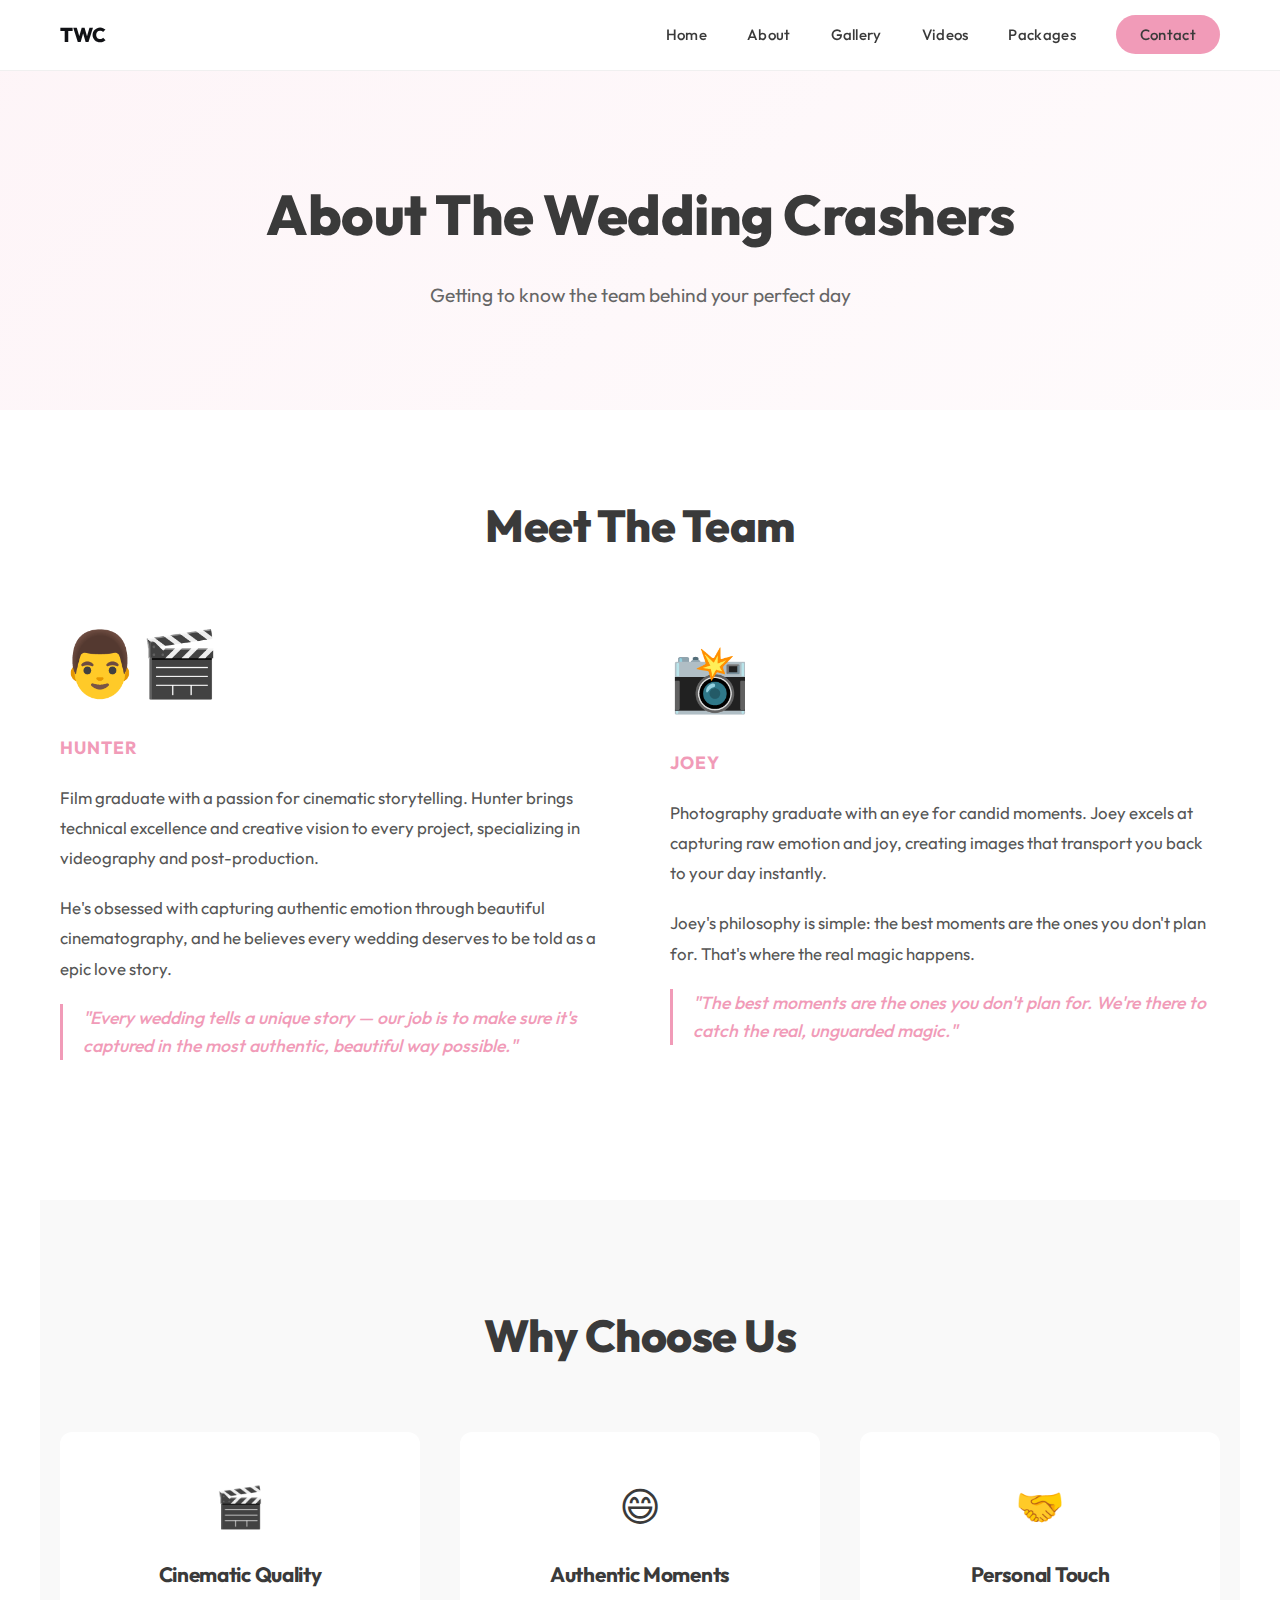
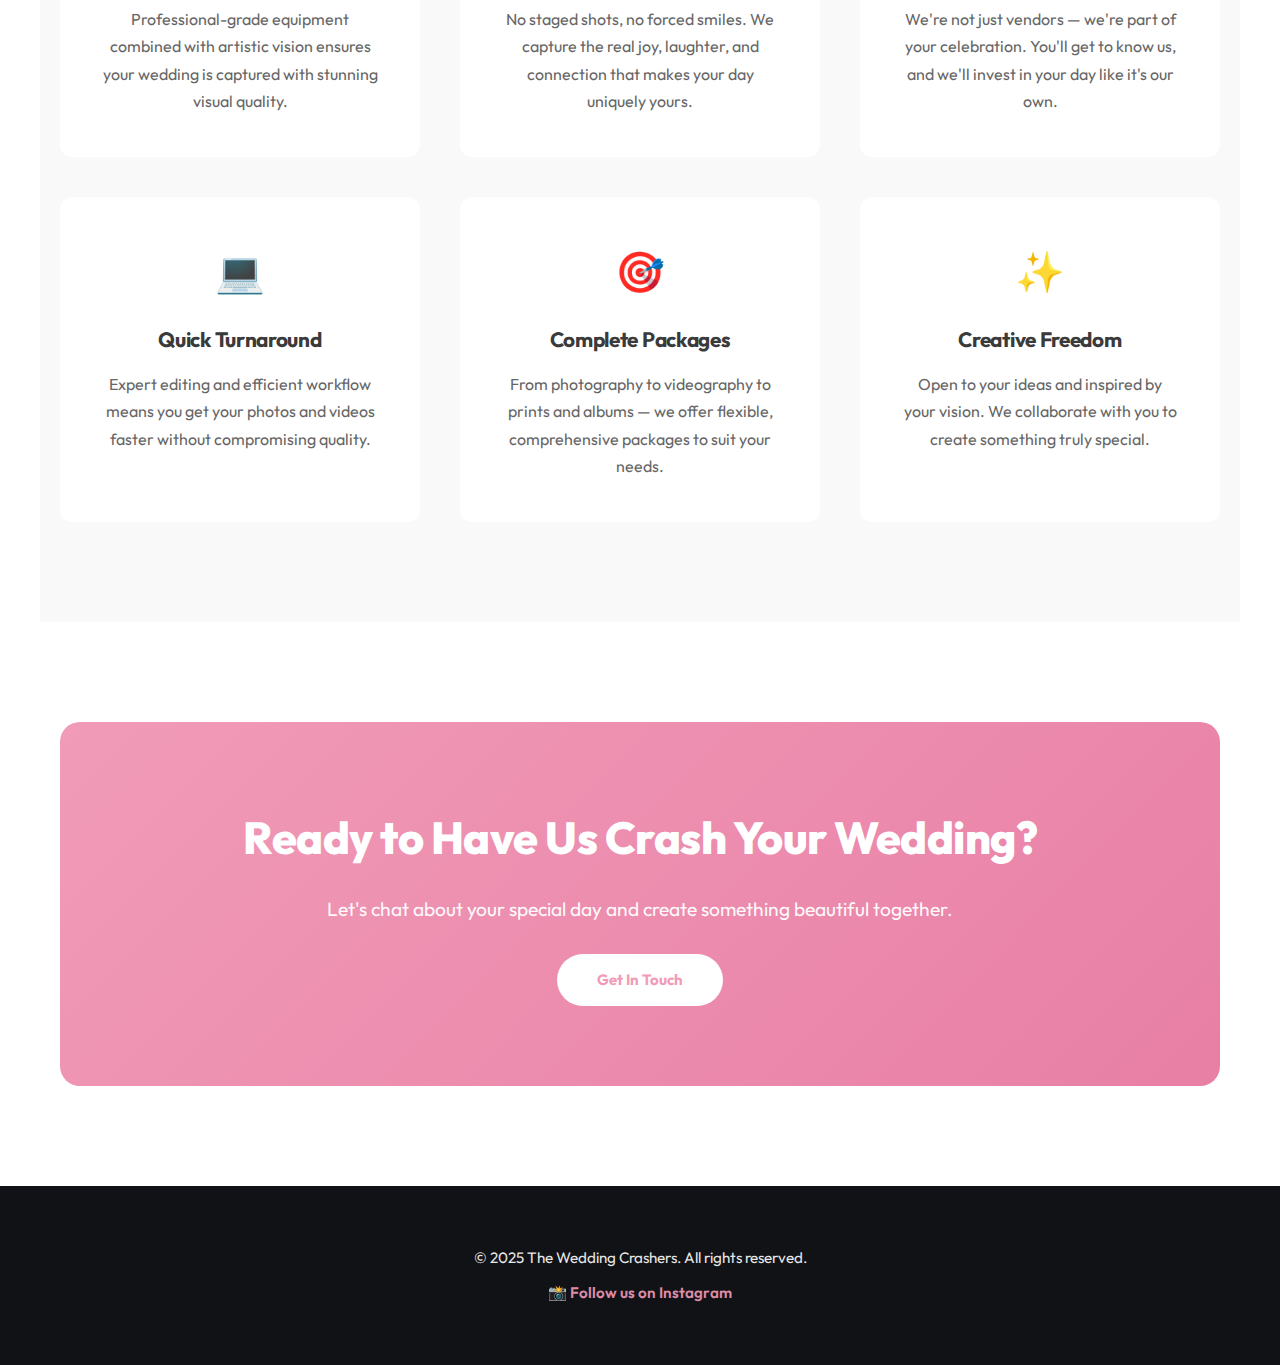
<file: about.html.html>
<!DOCTYPE html>
<html lang="en">
<head>
  <meta charset="utf-8"/>
  <meta name="viewport" content="width=device-width, initial-scale=1"/>
  <title>About — The Wedding Crashers</title>
  
  <style>
    @import url('https://fonts.googleapis.com/css2?family=Outfit:wght@400;500;600;700;800&display=swap');
    
    * { box-sizing: border-box; margin: 0; padding: 0; }
    
    :root {
      --pink: #f19bb8;
      --light-pink: #f4c9d8;
      --dark: #111216;
      --text: #3a3a3a;
      --light: #f9f9f9;
    }
    
    body {
      font-family: 'Outfit', -apple-system, system-ui, sans-serif;
      background: #fff;
      color: var(--text);
      line-height: 1.6;
      font-weight: 400;
    }
    
    /* ===== NAVIGATION (SAME AS HOME) ===== */
    nav {
      position: fixed;
      top: 0;
      left: 0;
      right: 0;
      background: #fff;
      z-index: 1000;
      border-bottom: 1px solid #f0f0f0;
      backdrop-filter: blur(10px);
      background: rgba(255, 255, 255, 0.98);
    }
    
    .nav-container {
      max-width: 1200px;
      margin: 0 auto;
      padding: 0 20px;
      height: 70px;
      display: flex;
      align-items: center;
      justify-content: space-between;
    }
    
    .logo {
      font-size: 20px;
      font-weight: 800;
      letter-spacing: -0.5px;
      color: var(--dark);
      text-transform: uppercase;
    }
    
    .menu {
      display: flex;
      gap: 40px;
      align-items: center;
      list-style: none;
    }
    
    .menu a {
      text-decoration: none;
      color: var(--text);
      font-weight: 500;
      font-size: 15px;
      letter-spacing: 0.3px;
      transition: color 0.3s ease;
      position: relative;
    }
    
    .menu a:hover {
      color: var(--pink);
    }
    
    .menu a::after {
      content: '';
      position: absolute;
      bottom: -4px;
      left: 0;
      width: 0;
      height: 2px;
      background: var(--pink);
      transition: width 0.3s ease;
    }
    
    .menu a:hover::after {
      width: 100%;
    }
    
    .cta-btn {
      background: var(--pink);
      color: #fff;
      padding: 10px 24px;
      border-radius: 50px;
      font-weight: 600;
      font-size: 13px;
      letter-spacing: 0.5px;
      transition: all 0.3s ease;
      border: none;
      cursor: pointer;
    }
    
    .cta-btn:hover {
      background: #e87fa5;
      transform: translateY(-2px);
    }
    
    @media (max-width: 768px) {
      .menu { gap: 20px; font-size: 13px; }
      .cta-btn { padding: 8px 16px; font-size: 12px; }
    }
    
    /* ===== MAIN CONTENT ===== */
    main {
      padding-top: 70px;
    }
    
    .hero-header {
      background: linear-gradient(135deg, rgba(241, 155, 184, 0.1) 0%, rgba(244, 201, 216, 0.08) 100%);
      padding: 100px 20px;
      text-align: center;
    }
    
    .hero-header h1 {
      font-size: 3.5rem;
      font-weight: 800;
      margin-bottom: 20px;
      letter-spacing: -0.5px;
    }
    
    .hero-header p {
      font-size: 1.2rem;
      color: #666;
      font-weight: 400;
    }
    
    section {
      padding: 80px 20px;
      max-width: 1200px;
      margin: 0 auto;
    }
    
    h2 {
      font-size: 2.8rem;
      font-weight: 800;
      margin-bottom: 50px;
      text-align: center;
      letter-spacing: -0.5px;
    }
    
    h3 {
      font-size: 1.5rem;
      font-weight: 700;
      margin-bottom: 15px;
      letter-spacing: -0.3px;
    }
    
    .team-grid {
      display: grid;
      grid-template-columns: 1fr 1fr;
      gap: 60px;
      margin-bottom: 60px;
      align-items: center;
    }
    
    .team-member h3 {
      color: var(--pink);
      text-transform: uppercase;
      font-size: 1.1rem;
      letter-spacing: 1px;
      margin-bottom: 20px;
    }
    
    .team-member p {
      font-size: 1.05rem;
      line-height: 1.8;
      color: #555;
      margin-bottom: 20px;
    }
    
    .team-icon {
      font-size: 4rem;
      margin-bottom: 20px;
    }
    
    .quote {
      font-style: italic;
      color: var(--pink);
      font-weight: 500;
      font-size: 1.1rem;
      margin-top: 20px;
      padding-left: 20px;
      border-left: 3px solid var(--pink);
    }
    
    @media (max-width: 768px) {
      .team-grid { grid-template-columns: 1fr; gap: 40px; }
      .hero-header h1 { font-size: 2.5rem; }
    }
    
    /* ===== VALUES GRID ===== */
    .values-section {
      background: var(--light);
      padding: 100px 20px;
    }
    
    .values-grid {
      display: grid;
      grid-template-columns: repeat(auto-fit, minmax(280px, 1fr));
      gap: 40px;
      max-width: 1200px;
      margin: 0 auto;
    }
    
    .value-card {
      background: #fff;
      padding: 40px;
      border-radius: 12px;
      text-align: center;
      transition: all 0.3s ease;
      border: 2px solid transparent;
    }
    
    .value-card:hover {
      border-color: var(--pink);
      box-shadow: 0 20px 40px rgba(241, 155, 184, 0.1);
    }
    
    .value-icon {
      font-size: 2.5rem;
      margin-bottom: 20px;
    }
    
    .value-card h3 {
      font-size: 1.3rem;
      margin-bottom: 15px;
    }
    
    .value-card p {
      color: #666;
      font-size: 1rem;
      line-height: 1.7;
    }
    
    /* ===== CTA ===== */
    .cta {
      background: linear-gradient(135deg, var(--pink) 0%, #e87fa5 100%);
      color: #fff;
      text-align: center;
      padding: 80px 20px;
      border-radius: 20px;
      margin: 100px 20px 0;
    }
    
    .cta h2 {
      color: #fff;
      margin-bottom: 20px;
    }
    
    .cta p {
      font-size: 1.2rem;
      margin-bottom: 30px;
      opacity: 0.95;
    }
    
    .cta-btn-white {
      display: inline-block;
      background: #fff;
      color: var(--pink);
      padding: 14px 40px;
      border-radius: 50px;
      font-weight: 700;
      font-size: 15px;
      text-decoration: none;
      transition: all 0.3s ease;
    }
    
    .cta-btn-white:hover {
      transform: translateY(-3px);
      box-shadow: 0 10px 30px rgba(0, 0, 0, 0.2);
    }
    
    /* ===== FOOTER ===== */
    footer {
      background: var(--dark);
      color: #fff;
      text-align: center;
      padding: 50px 20px;
      margin-top: 100px;
    }
    
    footer p {
      margin: 10px 0;
      font-size: 0.95rem;
      opacity: 0.9;
    }
    
    footer a {
      color: var(--pink);
      text-decoration: none;
      font-weight: 600;
    }
  </style>
</head>
<body>
  <!-- NAVIGATION -->
  <nav>
    <div class="nav-container">
      <div class="logo">TWC</div>
      <ul class="menu">
        <li><a href="index.html">Home</a></li>
        <li><a href="about.html">About</a></li>
        <li><a href="gallery.html">Gallery</a></li>
        <li><a href="video.html">Videos</a></li>
        <li><a href="packages.html">Packages</a></li>
        <li><a href="contact.html" class="cta-btn">Contact</a></li>
      </ul>
    </div>
  </nav>

  <main>
    <!-- HERO HEADER -->
    <div class="hero-header">
      <h1>About The Wedding Crashers</h1>
      <p>Getting to know the team behind your perfect day</p>
    </div>

    <!-- TEAM SECTION -->
    <section>
      <h2>Meet The Team</h2>
      <div class="team-grid">
        <div class="team-member">
          <div class="team-icon">👨‍🎬</div>
          <h3>Hunter</h3>
          <p>Film graduate with a passion for cinematic storytelling. Hunter brings technical excellence and creative vision to every project, specializing in videography and post-production.</p>
          <p>He's obsessed with capturing authentic emotion through beautiful cinematography, and he believes every wedding deserves to be told as a epic love story.</p>
          <div class="quote">"Every wedding tells a unique story — our job is to make sure it's captured in the most authentic, beautiful way possible."</div>
        </div>
        <div class="team-member">
          <div class="team-icon">📸</div>
          <h3>Joey</h3>
          <p>Photography graduate with an eye for candid moments. Joey excels at capturing raw emotion and joy, creating images that transport you back to your day instantly.</p>
          <p>Joey's philosophy is simple: the best moments are the ones you don't plan for. That's where the real magic happens.</p>
          <div class="quote">"The best moments are the ones you don't plan for. We're there to catch the real, unguarded magic."</div>
        </div>
      </div>
    </section>

    <!-- VALUES SECTION -->
    <section class="values-section">
      <h2 style="margin-bottom: 60px;">Why Choose Us</h2>
      <div class="values-grid">
        <div class="value-card">
          <div class="value-icon">🎬</div>
          <h3>Cinematic Quality</h3>
          <p>Professional-grade equipment combined with artistic vision ensures your wedding is captured with stunning visual quality.</p>
        </div>
        <div class="value-card">
          <div class="value-icon">😄</div>
          <h3>Authentic Moments</h3>
          <p>No staged shots, no forced smiles. We capture the real joy, laughter, and connection that makes your day uniquely yours.</p>
        </div>
        <div class="value-card">
          <div class="value-icon">🤝</div>
          <h3>Personal Touch</h3>
          <p>We're not just vendors — we're part of your celebration. You'll get to know us, and we'll invest in your day like it's our own.</p>
        </div>
        <div class="value-card">
          <div class="value-icon">💻</div>
          <h3>Quick Turnaround</h3>
          <p>Expert editing and efficient workflow means you get your photos and videos faster without compromising quality.</p>
        </div>
        <div class="value-card">
          <div class="value-icon">🎯</div>
          <h3>Complete Packages</h3>
          <p>From photography to videography to prints and albums — we offer flexible, comprehensive packages to suit your needs.</p>
        </div>
        <div class="value-card">
          <div class="value-icon">✨</div>
          <h3>Creative Freedom</h3>
          <p>Open to your ideas and inspired by your vision. We collaborate with you to create something truly special.</p>
        </div>
      </div>
    </section>

    <!-- CTA -->
    <section style="padding: 0;">
      <div class="cta">
        <h2>Ready to Have Us Crash Your Wedding?</h2>
        <p>Let's chat about your special day and create something beautiful together.</p>
        <a href="contact.html" class="cta-btn-white">Get In Touch</a>
      </div>
    </section>
  </main>

  <!-- FOOTER -->
  <footer>
    <p>&copy; 2025 The Wedding Crashers. All rights reserved.</p>
    <p><a href="https://instagram.com/thewedding.crashers" target="_blank">📸 Follow us on Instagram</a></p>
  </footer>

  <script>
    (function(){
      const version = new Date().toISOString().slice(0,13).replace(/\D/g,'');
      document.querySelectorAll('a[href$=".html"]').forEach(a=>{
        try{
          const url = new URL(a.href, location.origin);
          if(url.origin === location.origin){
            url.searchParams.set('v', version);
            a.href = url.toString();
          }
        }catch(e){}
      });
    })();
  </script>
</body>
</html>
</file>
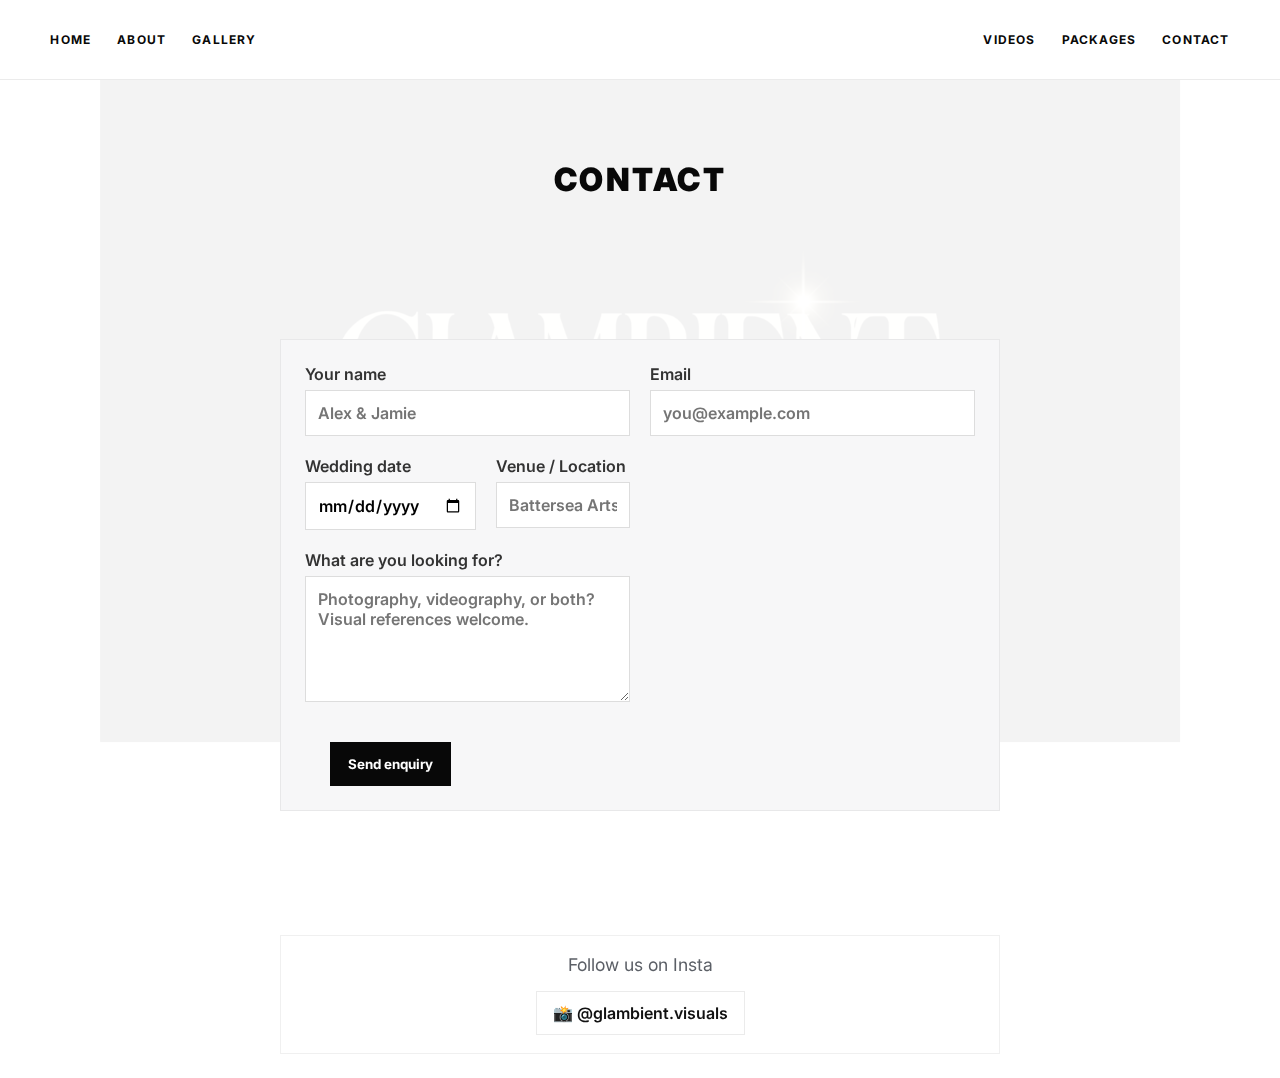
<file: contact.html>
<!DOCTYPE html>

<html lang="en">
<head><link as="image" href="images/Glamorous retro logo design.png" rel="preload"/>
<meta charset="utf-8"/><meta content="width=device-width, initial-scale=1" name="viewport"/>
<title>Contact — Glambient</title>
<link href="https://fonts.googleapis.com" rel="preconnect"/>
<link crossorigin="" href="https://fonts.gstatic.com" rel="preconnect"/>
<link rel="stylesheet" href="nav.css">
<style>
:root{ --bg:#ffffff; --panel:#f7f7f8; --muted:#5b5f66; --text:#080808; --accent:#fff064; --accent-strong:#ffe838; --max:1180px; }
@font-face{
  font-family:'Hillstown Sans';
  src: url('fonts/Hillstown Sans Clean Demo.otf') format('opentype');
  font-weight:400;
  font-style:normal;
  font-display:swap;
}
*{box-sizing:border-box}
body{ margin:0; background: var(--bg); color:var(--text); font-family:"Inter", "Helvetica Neue", Helvetica, Arial, sans-serif; }
.container{ max-width:var(--max); margin:0 auto; padding:0 20px; }
.bg-logo{ position:fixed; inset:0; background:url('images/Glamorous retro logo design.png') center 12%/120vmin no-repeat; opacity:.05; pointer-events:none; z-index:0; will-change:transform; }
main{ position:relative; z-index:1; }
.section{ padding:80px 0; }
h1,h2,h3{ font-family:"Inter", "Helvetica Neue", Helvetica, Arial, sans-serif; text-align:center; text-transform:uppercase; letter-spacing:.08em; margin:0 0 10px; font-weight:900; }
.lead{ text-align:center; color:var(--muted); }
.btn{ display:inline-flex; align-items:center; justify-content:center; height:44px; padding:0 16px; border:1px solid rgba(0,0,0,.10); background:rgba(0,0,0,.04); color:var(--text); font-weight:600; text-decoration:none; font-family:"Inter", "Helvetica Neue", Helvetica, Arial, sans-serif; }
.btn.primary{ background:var(--text); color:#fff; border:0; }
.btn.primary:hover{ background:#333; }
</style>
  <meta http-equiv="Cache-Control" content="no-store, must-revalidate">
</head>
<body>
<nav>
  <div class="nav-container">
    <ul class="menu-left">
      <li><a href="index.html">Home</a></li>
      <li><a href="about.html">About</a></li>
      <li><a href="gallery.html">Gallery</a></li>
    </ul>

    <ul class="menu-right">
      <li><a href="video.html">Videos</a></li>
      <li><a href="packages.html">Packages</a></li>
      <li><a href="contact.html">Contact</a></li>
    </ul>
  </div>
</nav>
<div aria-hidden="true" class="bg-logo"></div>
<main>
<section class="section contact-hero" style="padding:80px 0 30px;text-align:center;">
<div class="container" style="max-width:980px;margin:0 auto;padding:0 20px;">
<h1 style="margin:0 0 10px;text-transform:uppercase;letter-spacing:.08em;">Contact</h1>
</div></section>
<section class="section" id="contact">
<div class="container" style="max-width:980px;margin:0 auto;padding:0 20px;">
<form action="https://formspree.io/f/meornelq" id="contactForm" method="POST" style="max-width:720px;margin:20px auto;background:#f7f7f8;border:1px solid rgba(0,0,0,.06);padding:24px;display:flex;flex-direction:column;gap:20px;">
<div class="two" style="display:grid;grid-template-columns:1fr 1fr;gap:20px;">
<label class="field" style="display:flex;flex-direction:column;gap:6px;font-weight:600;color:#333;"><span>Your name</span><input name="name" placeholder="Alex &amp; Jamie" required="" style="width:100%;padding:12px;border:1px solid #ddd;border-radius:0;font:inherit;"/></label>
<label class="field" style="display:flex;flex-direction:column;gap:6px;font-weight:600;color:#333;"><span>Email</span><input name="email" placeholder="you@example.com" required="" style="width:100%;padding:12px;border:1px solid #ddd;border-radius:0;font:inherit;" type="email"/></label>
<div class="two" style="display:grid;grid-template-columns:1fr 1fr;gap:20px;">
<label class="field" style="display:flex;flex-direction:column;gap:6px;font-weight:600;color:#333;"><span>Wedding date</span><input name="date" style="width:100%;padding:12px;border:1px solid #ddd;border-radius:0;font:inherit;" type="date"/></label>
<label class="field" style="display:flex;flex-direction:column;gap:6px;font-weight:600;color:#333;"><span>Venue / Location</span><input name="venue" placeholder="Battersea Arts Centre, London" style="width:100%;padding:12px;border:1px solid #ddd;border-radius:0;font:inherit;"/></label>
<div style="grid-column:1 / -1;"><label class="field" style="display:flex;flex-direction:column;gap:6px;font-weight:600;color:#333;"><span>What are you looking for?</span><textarea name="message" placeholder="Photography, videography, or both? Visual references welcome." rows="5" style="width:100%;padding:12px;border:1px solid #ddd;border-radius:0;font:inherit;min-height:120px;"></textarea></label></div>
<input name="_subject" type="hidden" value="TWC Website Enquiry">
<div style="display:flex;justify-content:center;margin-top:20px;"><button class="btn primary" style="height:44px;padding:0 18px;border:0;background:#080808;color:#fff;font-weight:700;font-family:'Inter','Helvetica Neue',Helvetica,Arial,sans-serif;" type="submit">Send enquiry</button></div></input></div></div></form></div></section>

<div class="social-card" style="max-width:720px;margin:24px auto;background:#fff;border:1px solid rgba(0,0,0,.06);padding:18px 16px;">
<p class="lead" style="text-align:center;font-size:1.1rem;margin-bottom:16px;">Follow us on Insta</p>
<div class="social-actions" style="display:flex;justify-content:center;">
<a class="btn ig" href="https://instagram.com/glambient.visuals" rel="noopener" style="display:inline-flex;align-items:center;justify-content:center;height:44px;padding:0 16px;border:1px solid rgba(0,0,0,.08);background:#fff;color:#111;font-weight:600;text-decoration:none;" target="_blank">📸 @glambient.visuals</a>

</div></div></main>
<script>
(function(){
  var bg = document.querySelector('.bg-logo');
  if(!bg) return;
  var ticking=false;
  function onScroll(){
    if(ticking) return;
    ticking = true;
    requestAnimationFrame(function(){
      var y = window.scrollY * 0.05;
      bg.style.transform = 'translateY(' + y + 'px)';
      ticking=false;
    });
  }
  window.addEventListener('scroll', onScroll, {passive:true});
  onScroll();
})();
</script>
</body>
</html>
</file>
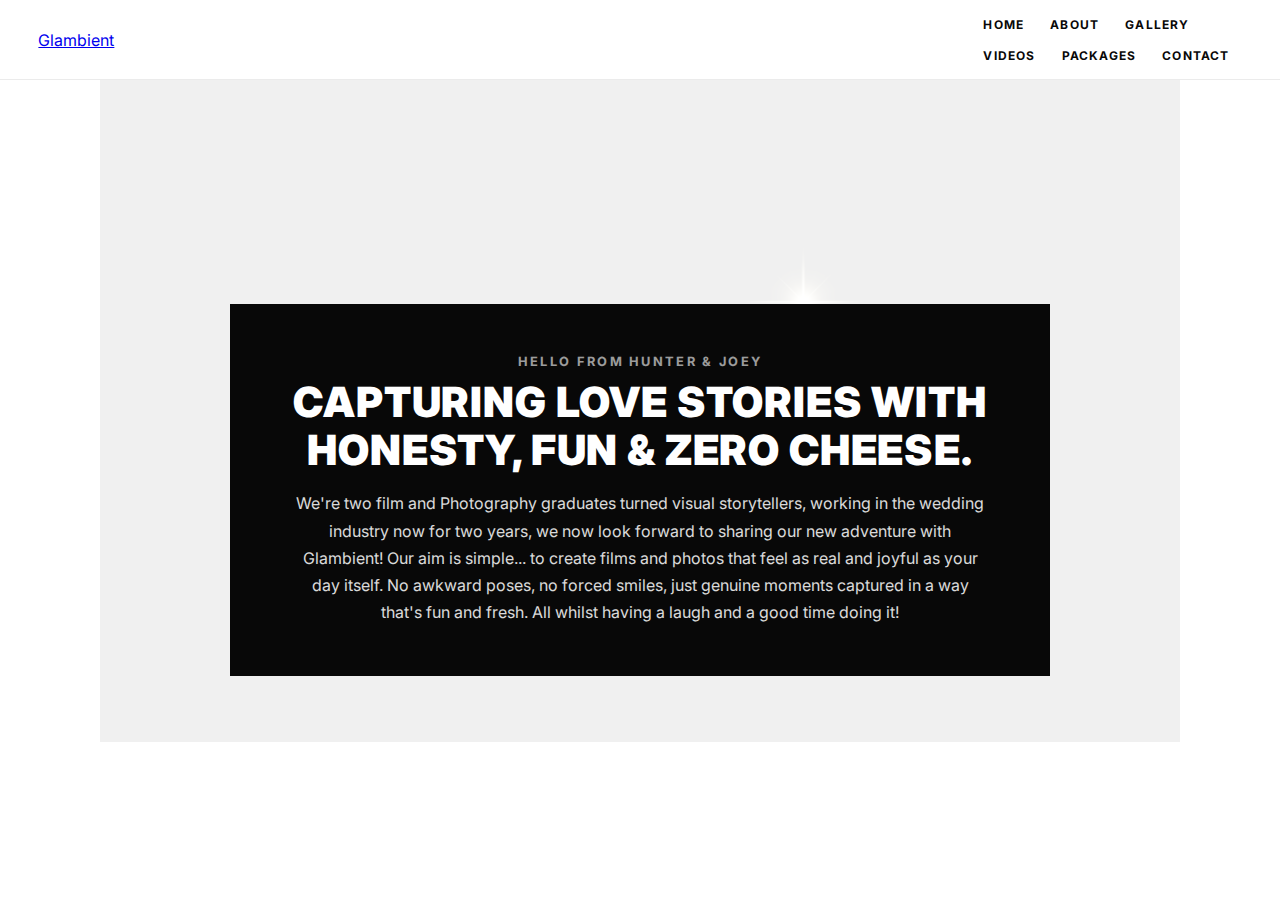
<file: home.html>
<!DOCTYPE html>
<html lang="en">
<head>
  <link as="image" href="images/Glamorous retro logo design.png" rel="preload"/>
  <meta charset="utf-8"/>
  <meta name="viewport" content="width=device-width, initial-scale=1"/>
  <title>Home — Glambient</title>
  <link rel="stylesheet" href="nav.css">
  <style>
    :root { --max:1180px; --accent: #fff064; }

    @font-face {
      font-family:'Hillstown Sans';
      src:url('fonts/Hillstown Sans Clean Demo.otf') format('opentype');
      font-weight:400; font-style:normal; font-display:swap;
    }

    body {
      margin:0;
      font-family:"Inter", "Helvetica Neue", Helvetica, Arial, sans-serif;
      background:#fff;
    }

    /* Background logo */
    .bg-logo {
      position:fixed; inset:0;
      background:url('images/Glamorous retro logo design.png') center 12%/120vmin no-repeat;
      opacity:.06; pointer-events:none; z-index:0;
    }

    main { position:relative; z-index:1; text-align:center; min-height:calc(100svh - var(--nav-height)); display:grid; place-items:center; padding:8vh 0; }

    /* --- Editorial speech box --- */
    .speech-box {
      background:#080808;
      color:#fff;
      padding:50px 60px;
      max-width:820px;
      width:min(90vw,820px);
      text-align:center;
    }
    .kicker {
      text-transform:uppercase;
      letter-spacing:.18em;
      font-size:.8rem;
      font-weight:700;
      opacity:.6;
      margin-bottom:10px;
    }
    .headline {
      font-size:clamp(1.8rem, 2.6vw + 1rem, 2.6rem);
      font-weight:900;
      line-height:1.15;
      text-transform:uppercase;
      letter-spacing:0.02em;
      margin:0 0 16px;
    }
    .body {
      font-size:1rem;
      line-height:1.7;
      margin:0;
      opacity:0.85;
    }

    .speech-box .cta-link {
      display: inline-block;
      margin-top: 24px;
      background: var(--accent);
      color: #080808;
      padding: 10px 24px;
      font-weight: 700;
      font-size: 12px;
      letter-spacing: 0.1em;
      text-transform: uppercase;
      text-decoration: none;
    }

    .speech-box .cta-link:hover {
      background: #ffe838;
    }

    @media(max-width:600px){
      .speech-box{ padding:32px 28px; }
    }
  </style>
  <meta http-equiv="Cache-Control" content="no-store, must-revalidate">
</head>

<body>
  <script src="assets/js/nav.js"></script>

  <!-- Keep your signature background logo -->
  <div class="bg-logo"></div>

  <main>
    <section class="speech-box" aria-label="Intro">
      <div class="kicker">Hello from Hunter &amp; Joey</div>
      <h1 class="headline">Capturing love stories with honesty, fun &amp; zero cheese.</h1>
      <p class="body">
        We're two film and Photography graduates turned visual storytellers, working in the wedding industry now for two years, we now look forward to sharing our new adventure with Glambient!
        Our aim is simple... to create films and photos that feel as real and joyful as your day itself. No awkward poses, no forced smiles, just genuine moments captured in a way that's fun and fresh.
        All whilst having a laugh and a good time doing it!
      </p>
    </section>
  </main>

<script>
(function(){
  const version = new Date().toISOString().slice(0,13).replace(/\D/g,'');
  document.querySelectorAll('a[href$=".html"]').forEach(a=>{
    try{
      const url = new URL(a.href, location.origin);
      if(url.origin === location.origin){
        url.searchParams.set('v', version);
        a.href = url.toString();
      }
    }catch(e){}
  });
})();
</script>
</body>
</html>
</file>
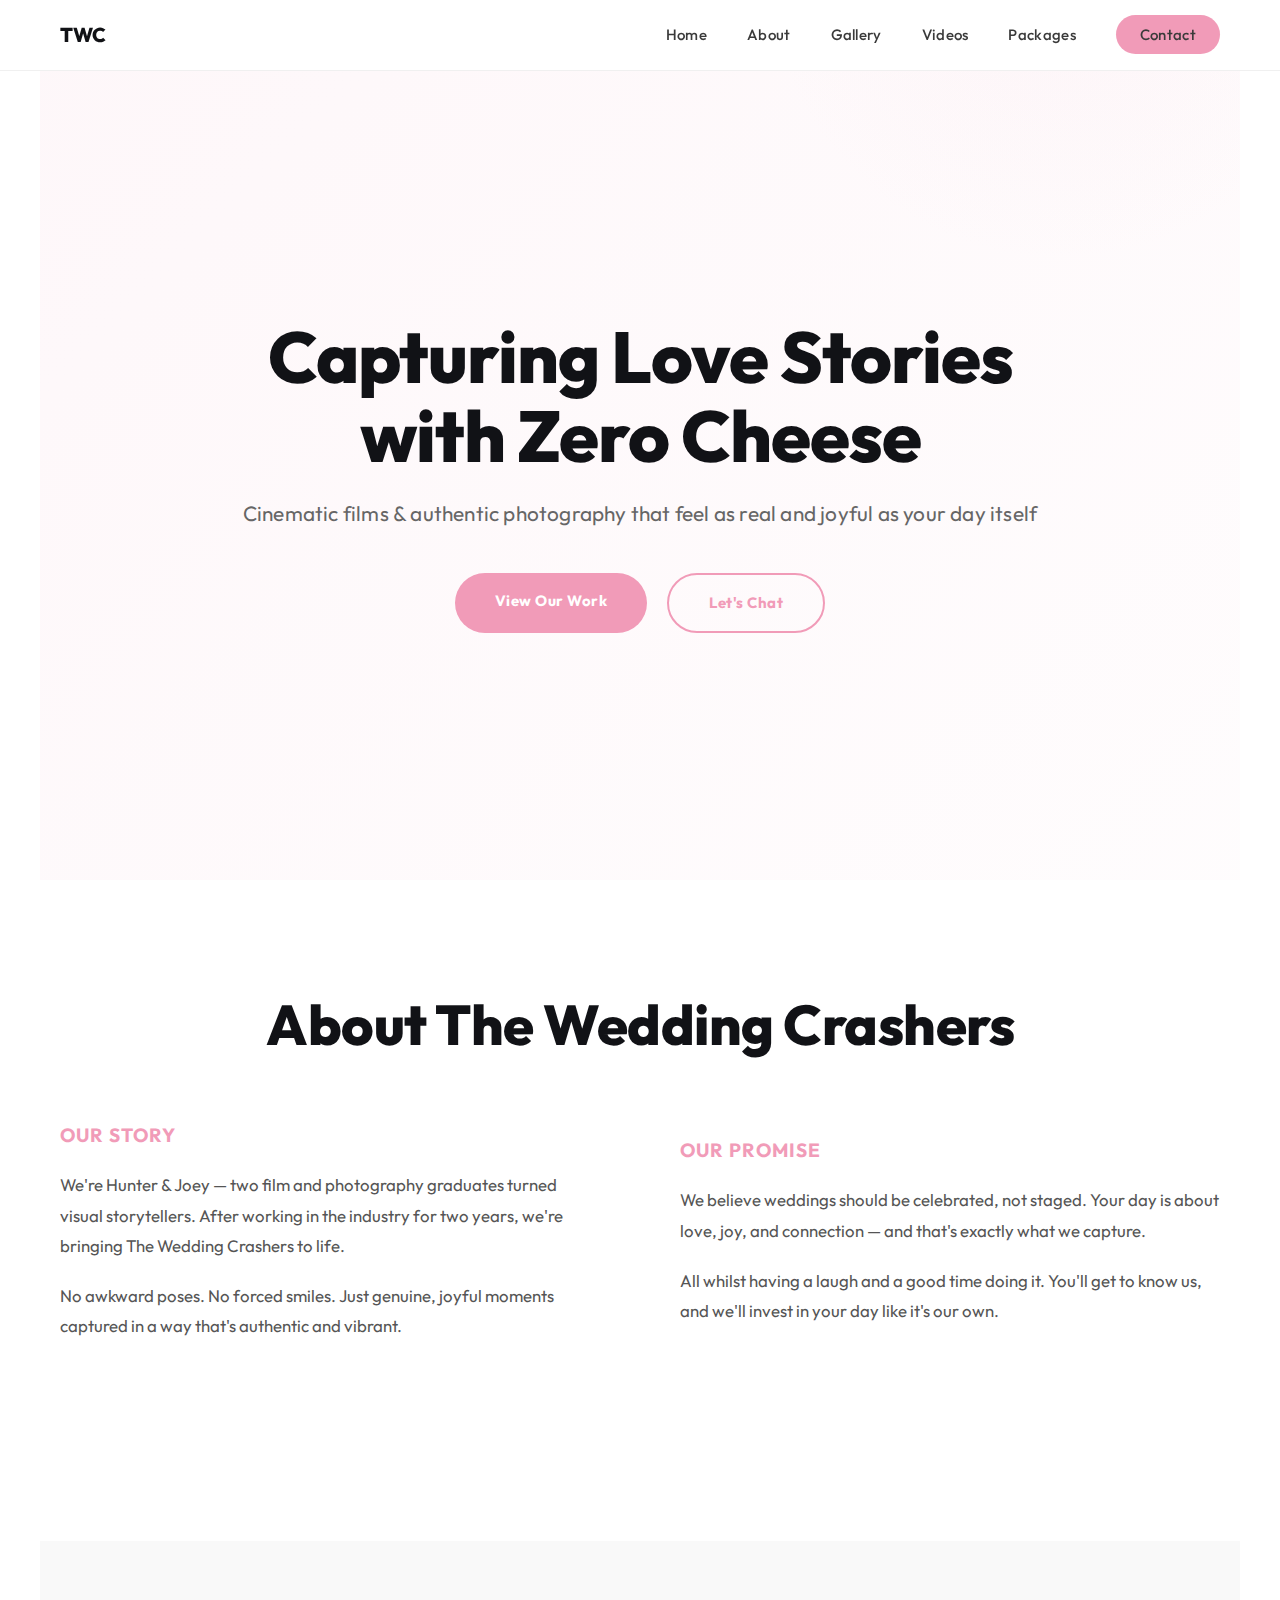
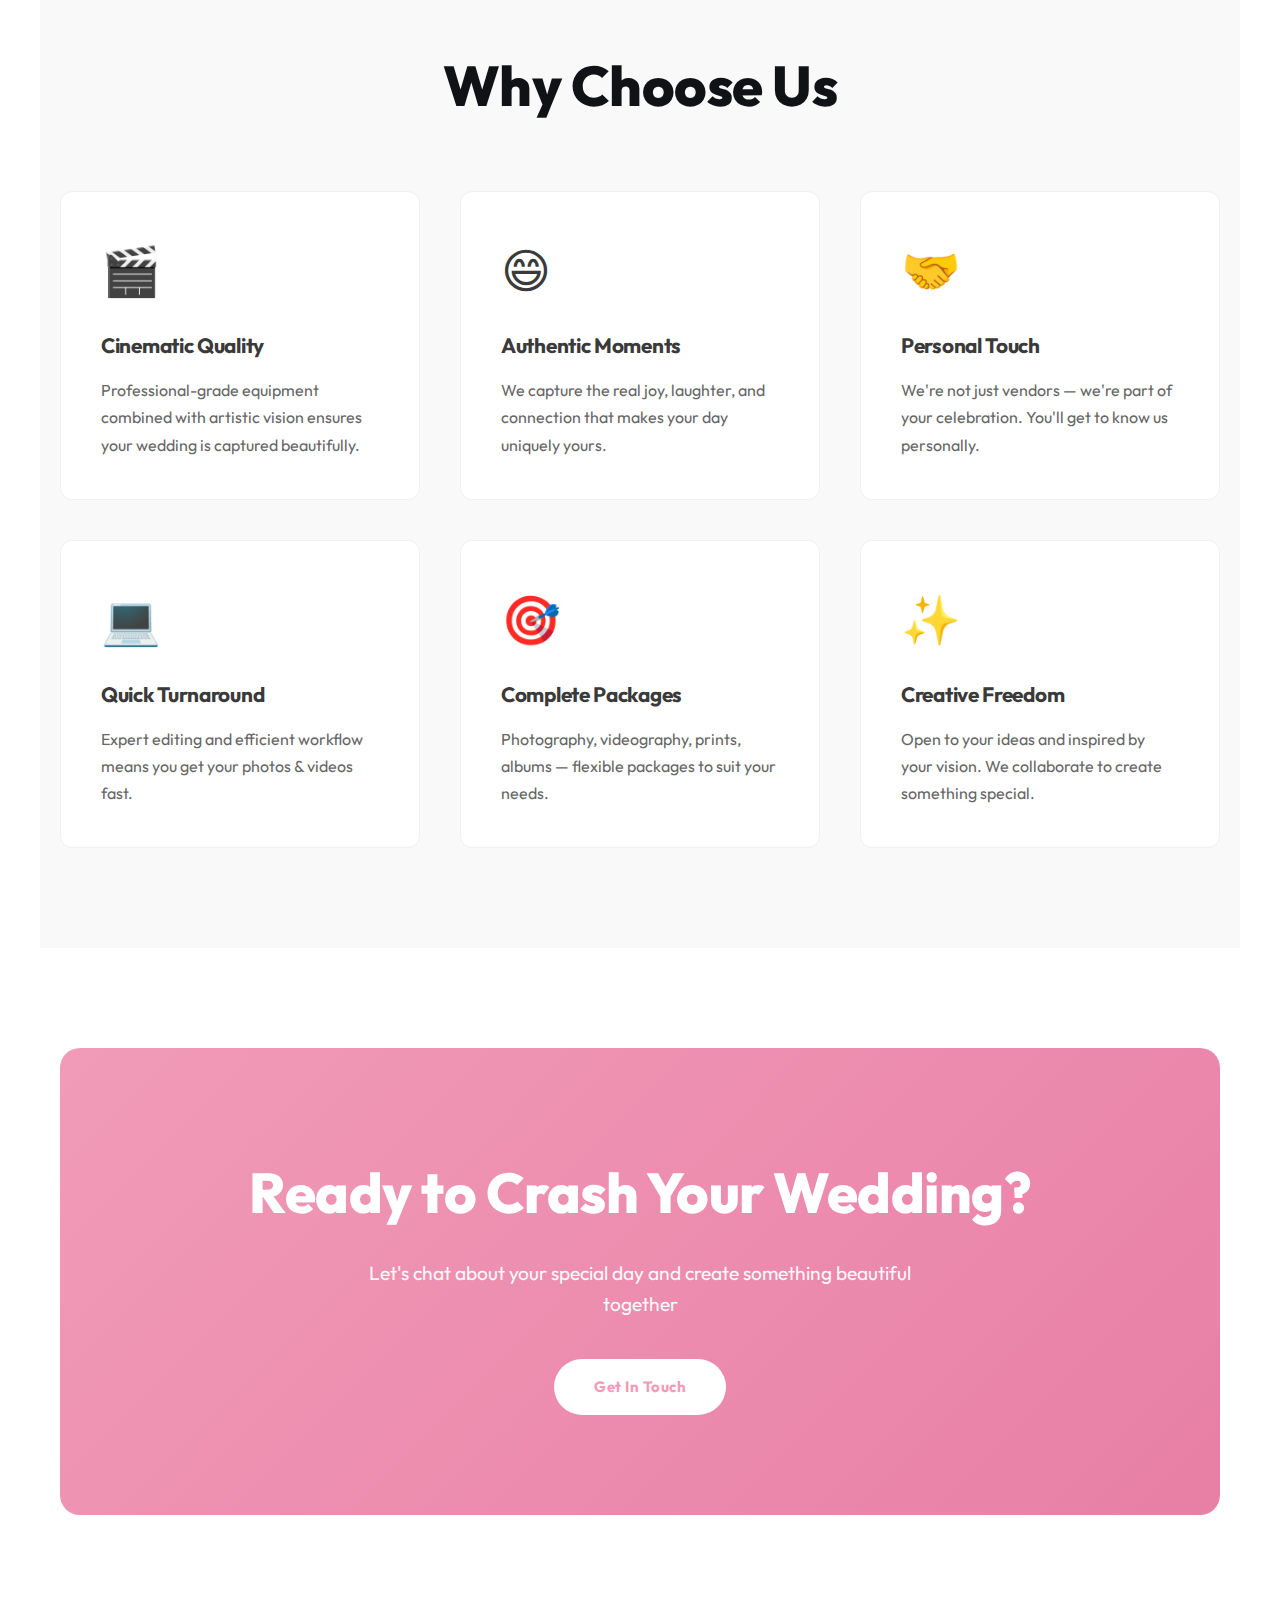
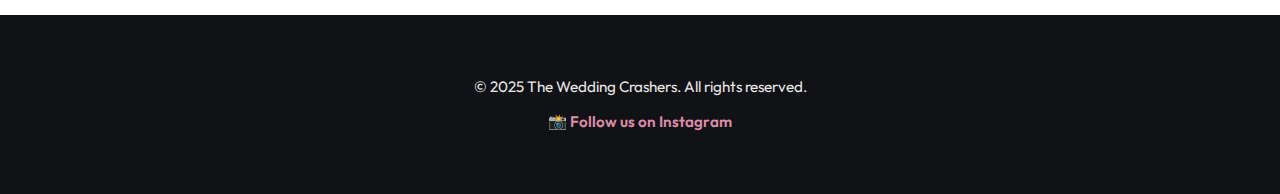
<file: index.html.html>
<!DOCTYPE html>
<html lang="en">
<head>
  <meta charset="utf-8"/>
  <meta name="viewport" content="width=device-width, initial-scale=1"/>
  <title>The Wedding Crashers — Wedding Films & Photography</title>
  
  <style>
    @import url('https://fonts.googleapis.com/css2?family=Outfit:wght@400;500;600;700;800&display=swap');
    
    * { box-sizing: border-box; margin: 0; padding: 0; }
    
    :root {
      --pink: #f19bb8;
      --light-pink: #f4c9d8;
      --dark: #111216;
      --text: #3a3a3a;
      --light: #f9f9f9;
    }
    
    html { scroll-behavior: smooth; }
    
    body {
      font-family: 'Outfit', -apple-system, system-ui, sans-serif;
      background: #fff;
      color: var(--text);
      line-height: 1.6;
      font-weight: 400;
    }
    
    /* ===== NAVIGATION ===== */
    nav {
      position: fixed;
      top: 0;
      left: 0;
      right: 0;
      background: #fff;
      z-index: 1000;
      border-bottom: 1px solid #f0f0f0;
      backdrop-filter: blur(10px);
      background: rgba(255, 255, 255, 0.98);
    }
    
    .nav-container {
      max-width: 1200px;
      margin: 0 auto;
      padding: 0 20px;
      height: 70px;
      display: flex;
      align-items: center;
      justify-content: space-between;
    }
    
    .logo {
      font-size: 20px;
      font-weight: 800;
      letter-spacing: -0.5px;
      color: var(--dark);
      text-transform: uppercase;
    }
    
    .menu {
      display: flex;
      gap: 40px;
      align-items: center;
      list-style: none;
    }
    
    .menu a {
      text-decoration: none;
      color: var(--text);
      font-weight: 500;
      font-size: 15px;
      letter-spacing: 0.3px;
      transition: color 0.3s ease;
      position: relative;
    }
    
    .menu a:hover {
      color: var(--pink);
    }
    
    .menu a::after {
      content: '';
      position: absolute;
      bottom: -4px;
      left: 0;
      width: 0;
      height: 2px;
      background: var(--pink);
      transition: width 0.3s ease;
    }
    
    .menu a:hover::after {
      width: 100%;
    }
    
    .cta-btn {
      background: var(--pink);
      color: #fff;
      padding: 10px 24px;
      border-radius: 50px;
      font-weight: 600;
      font-size: 13px;
      letter-spacing: 0.5px;
      transition: all 0.3s ease;
      border: none;
      cursor: pointer;
    }
    
    .cta-btn:hover {
      background: #e87fa5;
      transform: translateY(-2px);
      box-shadow: 0 8px 20px rgba(241, 155, 184, 0.3);
    }
    
    @media (max-width: 768px) {
      .menu { gap: 20px; font-size: 13px; }
      .cta-btn { padding: 8px 16px; font-size: 12px; }
    }
    
    /* ===== HERO ===== */
    main {
      padding-top: 70px;
    }
    
    .hero {
      min-height: 90vh;
      background: linear-gradient(135deg, rgba(241, 155, 184, 0.08) 0%, rgba(244, 201, 216, 0.05) 100%);
      display: flex;
      align-items: center;
      justify-content: center;
      padding: 40px 20px;
      position: relative;
      overflow: hidden;
    }
    
    .hero::before {
      content: '';
      position: absolute;
      top: -50%;
      right: -10%;
      width: 600px;
      height: 600px;
      background: radial-gradient(circle, rgba(244, 201, 216, 0.1) 0%, transparent 70%);
      border-radius: 50%;
      pointer-events: none;
    }
    
    .hero-content {
      max-width: 800px;
      text-align: center;
      position: relative;
      z-index: 1;
    }
    
    .hero h1 {
      font-size: clamp(3rem, 8vw, 4.5rem);
      font-weight: 800;
      line-height: 1.1;
      margin-bottom: 20px;
      letter-spacing: -1px;
      color: var(--dark);
    }
    
    .hero p {
      font-size: clamp(1.1rem, 3vw, 1.3rem);
      font-weight: 400;
      color: #666;
      margin-bottom: 40px;
      line-height: 1.8;
      letter-spacing: 0.2px;
    }
    
    .hero-buttons {
      display: flex;
      gap: 20px;
      justify-content: center;
      flex-wrap: wrap;
    }
    
    .btn-primary {
      background: var(--pink);
      color: #fff;
      padding: 16px 40px;
      border-radius: 50px;
      font-weight: 700;
      font-size: 15px;
      border: none;
      cursor: pointer;
      transition: all 0.3s ease;
      letter-spacing: 0.5px;
      text-decoration: none;
      display: inline-block;
    }
    
    .btn-primary:hover {
      background: #e87fa5;
      transform: translateY(-3px);
      box-shadow: 0 12px 30px rgba(241, 155, 184, 0.4);
    }
    
    .btn-secondary {
      background: transparent;
      color: var(--pink);
      padding: 16px 40px;
      border: 2px solid var(--pink);
      border-radius: 50px;
      font-weight: 700;
      font-size: 15px;
      cursor: pointer;
      transition: all 0.3s ease;
      letter-spacing: 0.5px;
      text-decoration: none;
      display: inline-block;
    }
    
    .btn-secondary:hover {
      background: var(--pink);
      color: #fff;
      transform: translateY(-3px);
    }
    
    /* ===== SECTIONS ===== */
    section {
      padding: 100px 20px;
      max-width: 1200px;
      margin: 0 auto;
    }
    
    h2 {
      font-size: clamp(2.2rem, 5vw, 3.5rem);
      font-weight: 800;
      margin-bottom: 50px;
      text-align: center;
      letter-spacing: -0.5px;
      color: var(--dark);
    }
    
    h3 {
      font-size: 1.6rem;
      font-weight: 700;
      margin-bottom: 15px;
      letter-spacing: -0.3px;
    }
    
    /* ===== ABOUT SECTION ===== */
    .about-grid {
      display: grid;
      grid-template-columns: 1fr 1fr;
      gap: 80px;
      align-items: center;
      margin-bottom: 80px;
    }
    
    .about-text h3 {
      color: var(--pink);
      text-transform: uppercase;
      font-size: 1.2rem;
      letter-spacing: 1px;
      margin-bottom: 20px;
    }
    
    .about-text p {
      font-size: 1.05rem;
      line-height: 1.8;
      color: #555;
      margin-bottom: 20px;
      font-weight: 400;
    }
    
    @media (max-width: 768px) {
      .about-grid { grid-template-columns: 1fr; gap: 40px; }
    }
    
    /* ===== FEATURES GRID ===== */
    .features {
      background: var(--light);
      padding: 100px 20px;
    }
    
    .features-grid {
      display: grid;
      grid-template-columns: repeat(auto-fit, minmax(300px, 1fr));
      gap: 40px;
      max-width: 1200px;
      margin: 0 auto;
    }
    
    .feature-card {
      background: #fff;
      padding: 40px;
      border-radius: 12px;
      transition: all 0.3s ease;
      border: 1px solid #f0f0f0;
    }
    
    .feature-card:hover {
      box-shadow: 0 20px 40px rgba(241, 155, 184, 0.15);
      transform: translateY(-8px);
    }
    
    .feature-icon {
      font-size: 3rem;
      margin-bottom: 20px;
    }
    
    .feature-card h3 {
      font-size: 1.3rem;
      margin-bottom: 15px;
    }
    
    .feature-card p {
      color: #666;
      font-size: 1rem;
      line-height: 1.7;
    }
    
    /* ===== CTA SECTION ===== */
    .cta {
      background: linear-gradient(135deg, var(--pink) 0%, #e87fa5 100%);
      color: #fff;
      text-align: center;
      padding: 100px 20px;
      border-radius: 20px;
      margin: 100px 20px 0;
    }
    
    .cta h2 {
      color: #fff;
      margin-bottom: 20px;
    }
    
    .cta p {
      font-size: 1.2rem;
      margin-bottom: 40px;
      opacity: 0.95;
      max-width: 600px;
      margin-left: auto;
      margin-right: auto;
    }
    
    /* ===== FOOTER ===== */
    footer {
      background: var(--dark);
      color: #fff;
      text-align: center;
      padding: 50px 20px;
      margin-top: 100px;
    }
    
    footer p {
      margin: 10px 0;
      font-size: 0.95rem;
      opacity: 0.9;
    }
    
    footer a {
      color: var(--pink);
      text-decoration: none;
      font-weight: 600;
    }
    
    footer a:hover {
      opacity: 0.8;
    }
  </style>
</head>
<body>
  <!-- NAVIGATION -->
  <nav>
    <div class="nav-container">
      <div class="logo">TWC</div>
      <ul class="menu">
        <li><a href="index.html">Home</a></li>
        <li><a href="about.html">About</a></li>
        <li><a href="gallery.html">Gallery</a></li>
        <li><a href="video.html">Videos</a></li>
        <li><a href="packages.html">Packages</a></li>
        <li><a href="contact.html" class="cta-btn">Contact</a></li>
      </ul>
    </div>
  </nav>

  <main>
    <!-- HERO -->
    <section class="hero">
      <div class="hero-content">
        <h1>Capturing Love Stories with Zero Cheese</h1>
        <p>Cinematic films & authentic photography that feel as real and joyful as your day itself</p>
        <div class="hero-buttons">
          <a href="gallery.html" class="btn-primary">View Our Work</a>
          <a href="contact.html" class="btn-secondary">Let's Chat</a>
        </div>
      </div>
    </section>

    <!-- ABOUT TEASER -->
    <section>
      <h2>About The Wedding Crashers</h2>
      <div class="about-grid">
        <div class="about-text">
          <h3>Our Story</h3>
          <p>We're Hunter & Joey — two film and photography graduates turned visual storytellers. After working in the industry for two years, we're bringing The Wedding Crashers to life.</p>
          <p>No awkward poses. No forced smiles. Just genuine, joyful moments captured in a way that's authentic and vibrant.</p>
        </div>
        <div class="about-text">
          <h3>Our Promise</h3>
          <p>We believe weddings should be celebrated, not staged. Your day is about love, joy, and connection — and that's exactly what we capture.</p>
          <p>All whilst having a laugh and a good time doing it. You'll get to know us, and we'll invest in your day like it's our own.</p>
        </div>
      </div>
    </section>

    <!-- FEATURES -->
    <section class="features">
      <div style="max-width: 1200px; margin: 0 auto;">
        <h2 style="margin-bottom: 60px;">Why Choose Us</h2>
        <div class="features-grid">
          <div class="feature-card">
            <div class="feature-icon">🎬</div>
            <h3>Cinematic Quality</h3>
            <p>Professional-grade equipment combined with artistic vision ensures your wedding is captured beautifully.</p>
          </div>
          <div class="feature-card">
            <div class="feature-icon">😄</div>
            <h3>Authentic Moments</h3>
            <p>We capture the real joy, laughter, and connection that makes your day uniquely yours.</p>
          </div>
          <div class="feature-card">
            <div class="feature-icon">🤝</div>
            <h3>Personal Touch</h3>
            <p>We're not just vendors — we're part of your celebration. You'll get to know us personally.</p>
          </div>
          <div class="feature-card">
            <div class="feature-icon">💻</div>
            <h3>Quick Turnaround</h3>
            <p>Expert editing and efficient workflow means you get your photos & videos fast.</p>
          </div>
          <div class="feature-card">
            <div class="feature-icon">🎯</div>
            <h3>Complete Packages</h3>
            <p>Photography, videography, prints, albums — flexible packages to suit your needs.</p>
          </div>
          <div class="feature-card">
            <div class="feature-icon">✨</div>
            <h3>Creative Freedom</h3>
            <p>Open to your ideas and inspired by your vision. We collaborate to create something special.</p>
          </div>
        </div>
      </div>
    </section>

    <!-- CTA -->
    <section style="padding: 0;">
      <div class="cta">
        <h2>Ready to Crash Your Wedding?</h2>
        <p>Let's chat about your special day and create something beautiful together</p>
        <a href="contact.html" class="btn-primary" style="background: #fff; color: var(--pink);">Get In Touch</a>
      </div>
    </section>
  </main>

  <!-- FOOTER -->
  <footer>
    <p>&copy; 2025 The Wedding Crashers. All rights reserved.</p>
    <p><a href="https://instagram.com/thewedding.crashers" target="_blank">📸 Follow us on Instagram</a></p>
  </footer>

  <script>
    // Version cache busting
    (function(){
      const version = new Date().toISOString().slice(0,13).replace(/\D/g,'');
      document.querySelectorAll('a[href$=".html"]').forEach(a=>{
        try{
          const url = new URL(a.href, location.origin);
          if(url.origin === location.origin){
            url.searchParams.set('v', version);
            a.href = url.toString();
          }
        }catch(e){}
      });
    })();
  </script>
</body>
</html>
</file>
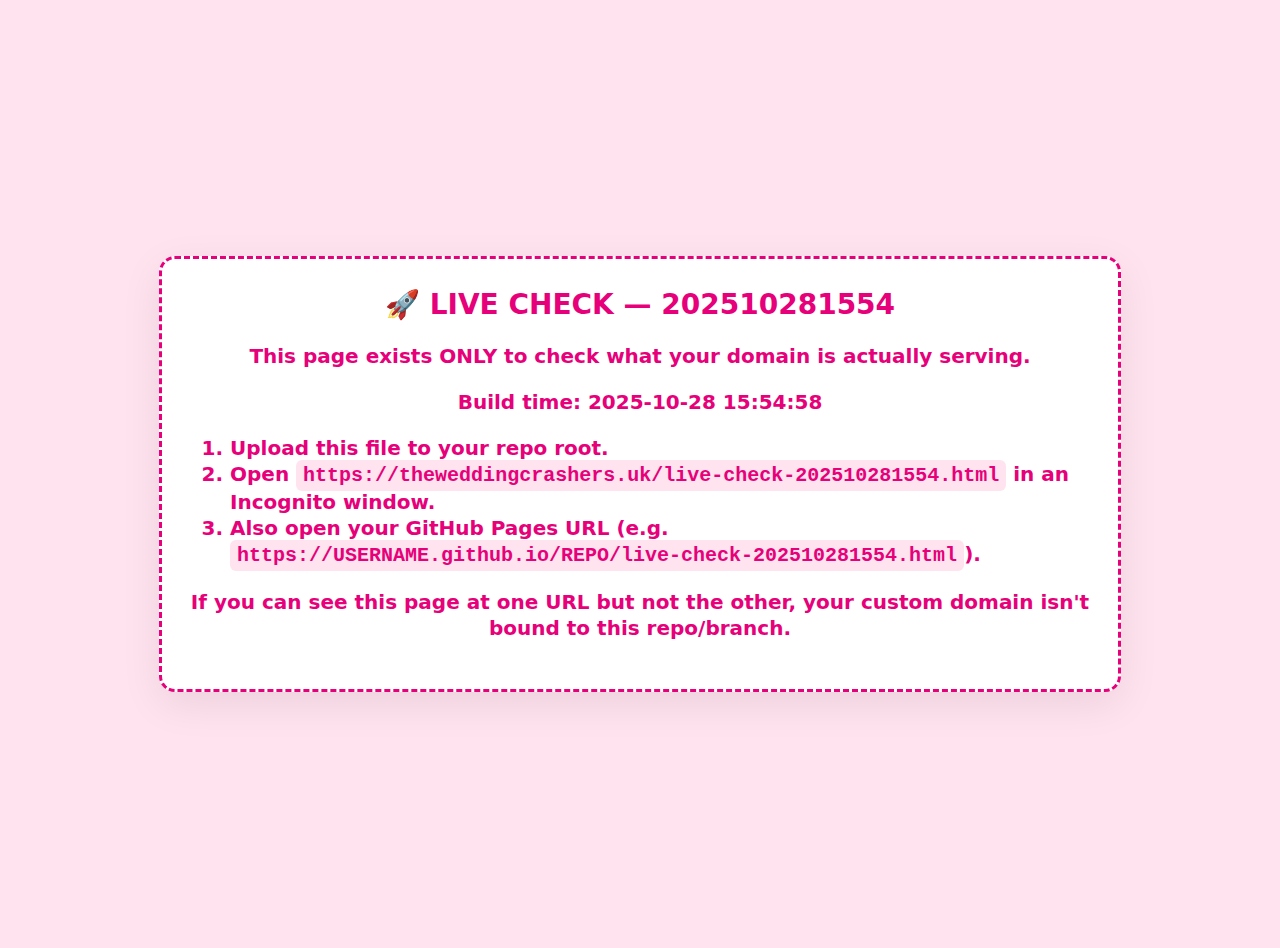
<file: live-check-202510281554.html>
<!DOCTYPE html>
<html lang="en">
<head>
  <meta charset="utf-8">
  <meta name="viewport" content="width=device-width, initial-scale=1">
  <title>LIVE CHECK 202510281554</title>
  <style>
    html,body{height:100%;margin:0}
    body{display:grid;place-items:center;background:#ffe3ef;font:700 20px/1.3 system-ui, -apple-system, Segoe UI, Roboto, Helvetica, Arial;color:#e6007a;text-align:center;padding:24px}
    .box{max-width:900px;background:#fff;border:3px dashed #e6007a;border-radius:16px;padding:28px;box-shadow:0 12px 40px rgba(0,0,0,.08)}
    code{background:#ffe3ef;padding:.2em .35em;border-radius:6px}
  </style>
</head>
<body>
  <div class="box">
    <div style="font-size:28px">🚀 LIVE CHECK — <strong>202510281554</strong></div>
    <p>This page exists ONLY to check what your domain is actually serving.</p>
    <p><strong>Build time:</strong> 2025-10-28 15:54:58</p>
    <ol style="text-align:left">
      <li>Upload this file to your repo root.</li>
      <li>Open <code>https://theweddingcrashers.uk/live-check-202510281554.html</code> in an Incognito window.</li>
      <li>Also open your GitHub Pages URL (e.g. <code>https://USERNAME.github.io/REPO/live-check-202510281554.html</code>).</li>
    </ol>
    <p>If you can see this page at one URL but not the other, your custom domain isn't bound to this repo/branch.</p>
  </div>
</body>
</html>
</file>
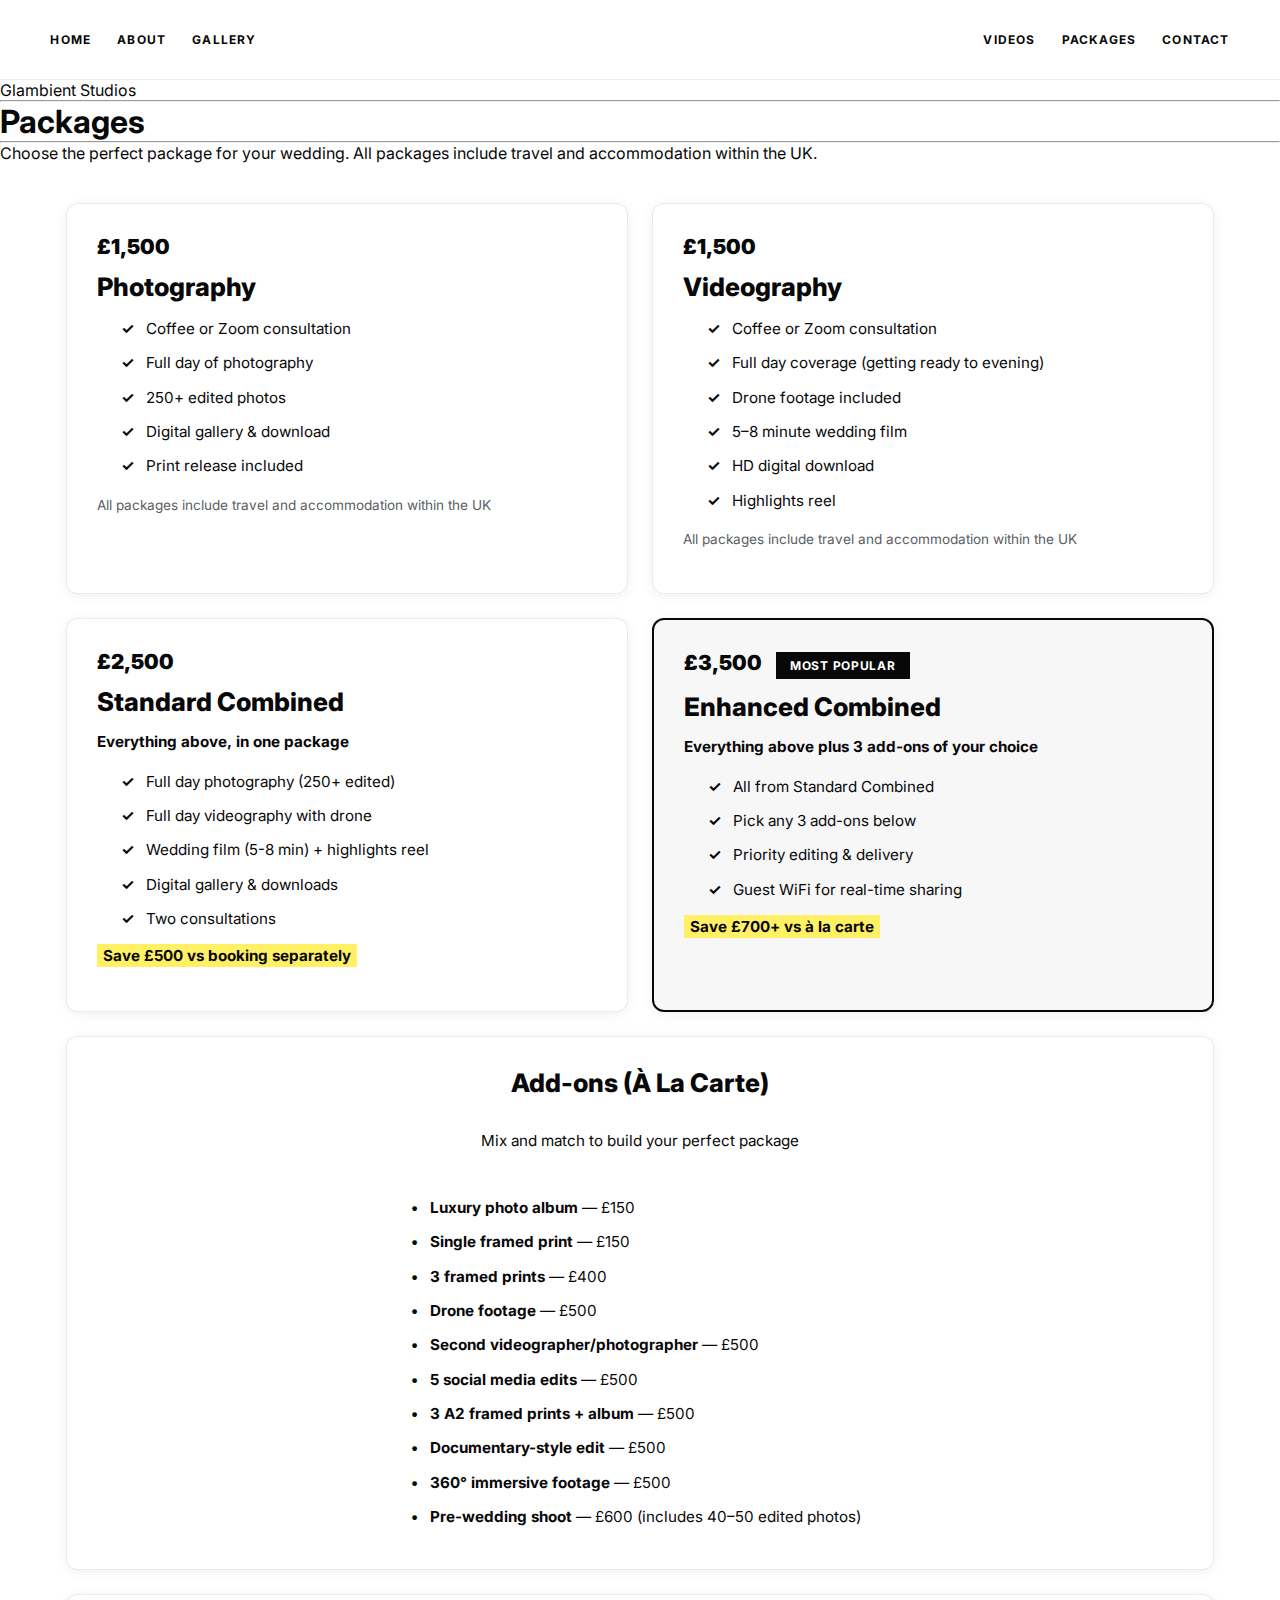
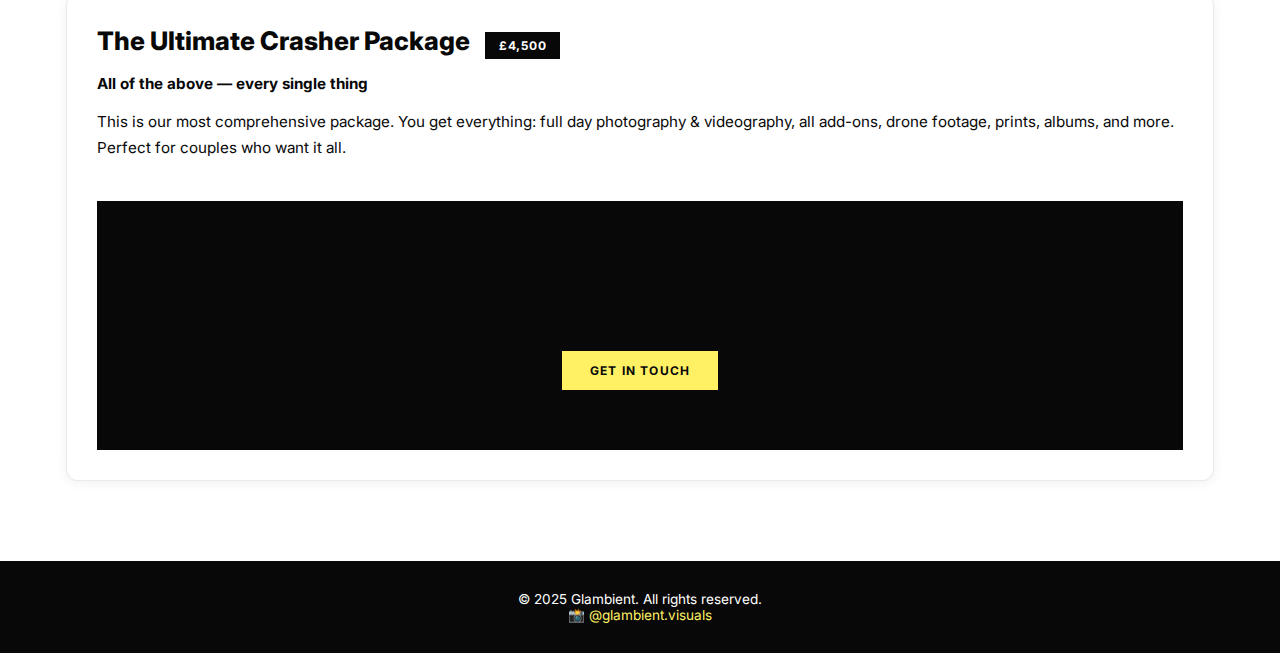
<file: packages.html>
<!DOCTYPE html>
<html lang="en">
<head><link as="image" href="images/Glamorous retro logo design.png" rel="preload"/>
<meta charset="utf-8"/>
<meta content="width=device-width, initial-scale=1" name="viewport"/>
<title>Packages — Glambient</title>
<link rel="stylesheet" href="nav.css">
<style>
:root{
  --bg:#ffffff; --text:#080808;
  --muted:#5b5f66;
  --accent:#fff064;
  --accent-strong:#ffe838;
  --border: rgba(0,0,0,0.08);
  --max:1180px;
}

body{margin:0;background:var(--bg);color:var(--text);font-family:"Inter", "Helvetica Neue", Helvetica, Arial, sans-serif;}
a{color:inherit;text-decoration:none}

/* Header */
header.page { display: none; }

/* Layout */
.container{max-width:var(--max);margin:0 auto;padding:40px 16px 80px}
.grid{
  display:grid;
  grid-template-columns: repeat(12, 1fr);
  gap:24px;
}

.card{
  grid-column: span 12;
  background:var(--bg);
  border:1px solid var(--border);
  border-radius:12px;
  box-shadow:0 2px 12px rgba(0,0,0,.06);
  padding:30px;
  transition: border-color 0.2s ease, box-shadow 0.2s ease;
}

.card:hover {
  box-shadow: 0 6px 24px rgba(0,0,0,.10);
  border-color: rgba(0,0,0,0.18);
}

.card.featured {
  background: #f7f7f8;
  border: 2px solid var(--text);
}

.card h2{margin:0 0 12px;font-size:1.6rem;color:var(--text);font-weight:800;}
.card h3{margin:0 0 12px;font-size:1.3rem;color:var(--text);}
.card p{margin:12px 0;color:var(--text);font-size:0.95rem;line-height:1.7;}
.card .note{color:var(--muted);font-size:0.85rem;margin-top:15px}

.price{
  font-size:2.2rem;
  font-weight:900;
  margin:0 0 15px;
  color:var(--text);
}

.badge{
  display:inline-block;background:var(--text);color:var(--bg);border-radius:0;
  padding:6px 14px;font-size:0.75rem;letter-spacing:.06em;text-transform:uppercase;font-weight:700;
  margin-left: 10px;
}

.card ul{margin:15px 0 0 24px;padding:0;list-style:none}
.card ul li{margin:10px 0;color:var(--text);font-size:0.95rem;line-height:1.6;padding-left:8px}
.card ul li::before { content: '✓ '; color: var(--text); font-weight: bold; margin-right: 8px; margin-left: -8px; }

@media (min-width:760px){
  .card.span6{grid-column: span 6;}
  .card.span4{grid-column: span 4;}
}

@media (max-width:640px) {
  .card.span6 { grid-column: span 12; }
  .card h2 { font-size: 1.3rem; }
  .price { font-size: 1.8rem; }
}

.hr{height:1px;background:var(--border);margin:20px 0}

/* Add-ons center styling */
.addons{
  text-align:center;
}
.addons h2 { margin-bottom: 30px; }
.addons ul{
  list-style-position:inside;
  margin: 20px auto 0;
  text-align:left;
  display:inline-block;
}

.addons ul li {
  border-left: 0;
  text-align: left;
  padding-left: 0;
}

.addons ul li::before { content: '• '; margin-right: 8px; }

/* CTA Section */
.cta-section {
  background: #080808;
  padding: 60px 30px;
  text-align: center;
  color: #fff;
  margin-top: 40px;
}

.cta-section h3 {
  font-size: 1.5rem;
  margin-bottom: 15px;
  text-transform: uppercase;
  letter-spacing: 0.08em;
}

.cta-section p {
  margin-bottom: 20px;
  opacity: 0.8;
}

.cta-button {
  display: inline-block;
  padding: 12px 28px;
  background: var(--accent);
  color: var(--text);
  text-transform: uppercase;
  letter-spacing: 0.1em;
  font-weight: 700;
  font-size: 12px;
  transition: background 0.2s ease;
}

.cta-button:hover {
  background: var(--accent-strong);
}

footer{background:#080808;color:#fff;text-align:center;padding:30px;font-size:0.85rem}
footer a { color: var(--accent); }
footer a:hover { text-decoration: underline; }
</style>
  <meta http-equiv="Cache-Control" content="no-store, must-revalidate">
</head>
<body>
<nav>
  <div class="nav-container">
    <ul class="menu-left">
      <li><a href="index.html">Home</a></li>
      <li><a href="about.html">About</a></li>
      <li><a href="gallery.html">Gallery</a></li>
    </ul>

    <ul class="menu-right">
      <li><a href="video.html">Videos</a></li>
      <li><a href="packages.html">Packages</a></li>
      <li><a href="contact.html">Contact</a></li>
    </ul>
  </div>
</nav>
<div class="page-banner">
  <div class="banner-inner">
    <span class="banner-eyebrow">Glambient Studios</span>
    <hr class="banner-rule">
    <h1>Packages</h1>
    <hr class="banner-rule">
    <p class="banner-sub">Choose the perfect package for your wedding. All packages include travel and accommodation within the UK.</p>
  </div>
</div>
<header class="page">
<h1>Packages</h1>
<p>Choose the perfect package for your wedding. All packages include travel and accommodation within the UK.</p>
</header>
<main class="container">
<section class="grid">
<!-- Photography Package -->
<article class="card span6">
<h3 class="price">£1,500</h3>
<h2>Photography</h2>
<ul>
<li>Coffee or Zoom consultation</li>
<li>Full day of photography</li>
<li>250+ edited photos</li>
<li>Digital gallery & download</li>
<li>Print release included</li>
</ul>
<p class="note">All packages include travel and accommodation within the UK</p>
</article>

<!-- Videography Package -->
<article class="card span6">
<h3 class="price">£1,500</h3>
<h2>Videography</h2>
<ul>
<li>Coffee or Zoom consultation</li>
<li>Full day coverage (getting ready to evening)</li>
<li>Drone footage included</li>
<li>5–8 minute wedding film</li>
<li>HD digital download</li>
<li>Highlights reel</li>
</ul>
<p class="note">All packages include travel and accommodation within the UK</p>
</article>

<!-- Combined Packages -->
<article class="card span6">
<h3 class="price">£2,500</h3>
<h2>Standard Combined</h2>
<p><strong>Everything above, in one package</strong></p>
<ul>
<li>Full day photography (250+ edited)</li>
<li>Full day videography with drone</li>
<li>Wedding film (5-8 min) + highlights reel</li>
<li>Digital gallery & downloads</li>
<li>Two consultations</li>
</ul>
<p><strong style="background:var(--accent);padding:2px 6px;">Save £500 vs booking separately</strong></p>
</article>

<article class="card span6 featured">
<h3 class="price">£3,500 <span class="badge">Most Popular</span></h3>
<h2>Enhanced Combined</h2>
<p><strong>Everything above plus 3 add-ons of your choice</strong></p>
<ul>
<li>All from Standard Combined</li>
<li>Pick any 3 add-ons below</li>
<li>Priority editing & delivery</li>
<li>Guest WiFi for real-time sharing</li>
</ul>
<p><strong style="background:var(--accent);padding:2px 6px;">Save £700+ vs à la carte</strong></p>
</article>

<!-- Add-ons -->
<article class="card span12 addons">
<h2>Add-ons (À La Carte)</h2>
<p>Mix and match to build your perfect package</p>
<ul>
<li><strong>Luxury photo album</strong> — £150</li>
<li><strong>Single framed print</strong> — £150</li>
<li><strong>3 framed prints</strong> — £400</li>
<li><strong>Drone footage</strong> — £500</li>
<li><strong>Second videographer/photographer</strong> — £500</li>
<li><strong>5 social media edits</strong> — £500</li>
<li><strong>3 A2 framed prints + album</strong> — £500</li>
<li><strong>Documentary-style edit</strong> — £500</li>
<li><strong>360° immersive footage</strong> — £500</li>
<li><strong>Pre-wedding shoot</strong> — £600 (includes 40–50 edited photos)</li>
</ul>
</article>

<!-- Ultimate Package -->
<article class="card span12">
<h2>The Ultimate Crasher Package <span class="badge">£4,500</span></h2>
<p><strong>All of the above — every single thing</strong></p>
<p>This is our most comprehensive package. You get everything: full day photography & videography, all add-ons, drone footage, prints, albums, and more. Perfect for couples who want it all.</p>

<div class="cta-section">
  <h3>Ready to book?</h3>
  <p>Let's chat about your vision and create something beautiful</p>
  <a href="contact.html" class="cta-button">Get In Touch</a>
</div>
</article>
</section>
</main>

<footer>
<p>&copy; 2025 Glambient. All rights reserved.</p>
<p><a href="https://instagram.com/glambient.visuals" target="_blank" rel="noopener noreferrer">📸 @glambient.visuals</a></p>
</footer>

<script>
(function(){
  const version = new Date().toISOString().slice(0,13).replace(/\D/g,'');
  document.querySelectorAll('a[href$=".html"]').forEach(a=>{
    try{
      const url = new URL(a.href, location.origin);
      if(url.origin === location.origin){
        url.searchParams.set('v', version);
        a.href = url.toString();
      }
    }catch(e){}
  });
})();
</script>
</body>
</html>
</file>
<file: nav.css>
@import url('https://fonts.googleapis.com/css2?family=Inter:wght@400;600;700;800;900&display=swap');

:root {
  --bg: #ffffff;
  --text: #080808;
  --accent: #fff064;
  --muted: #5b5f66;
  --nav-height: 80px;
}

* {
  margin: 0;
  padding: 0;
  box-sizing: border-box;
}

html {
  scroll-behavior: smooth;
}

html, body {
  width: 100%;
  overflow-x: hidden;
}

body {
  font-family: "Inter", "Helvetica Neue", Helvetica, Arial, sans-serif;
  color: var(--text);
  background: var(--bg);
}

main {
  padding-top: 0;
}

/* ===== NAVIGATION ===== */
nav {
  position: relative;
  background: var(--bg);
  border-bottom: 1px solid rgba(0, 0, 0, 0.08);
  height: var(--nav-height);
  display: flex;
  align-items: center;
  z-index: 10;
}

.nav-container {
  width: 100%;
  padding: 0 clamp(1rem, 3vw, 2.5rem);
  height: var(--nav-height);
  display: flex;
  align-items: center;
  justify-content: space-between;
}

/* Logo centred between the two link groups */
.logo-item {
  display: flex;
  align-items: center;
  list-style: none;
  padding: 0 clamp(0.5rem, 2vw, 1.5rem);
  flex-shrink: 0;
}

.logo-item::before {
  content: none;
}

.logo-item a,
.logo-item a::after {
  display: none;
}

.logo-item .logo {
  display: flex;
  align-items: center;
}

.logo-img {
  height: calc(var(--nav-height) - 16px); /* 16px total vertical padding keeps logo from touching nav edges */
  max-height: 64px;
  width: auto;
  display: block;
}

.menu-left,
.menu-right {
  display: flex;
  flex-direction: row;
  align-items: center;
  gap: 2px;
  list-style: none;
  flex: 1;
  min-width: 0;
}

.menu-right {
  justify-content: flex-end;
}

.menu-left li,
.menu-right li {
  list-style: none;
}

.menu-left li::before,
.menu-right li::before {
  content: none;
}

.menu-left a,
.menu-right a {
  text-decoration: none;
  color: var(--text);
  font-family: "Inter", "Helvetica Neue", Helvetica, Arial, sans-serif;
  font-weight: 700;
  font-size: 12px;
  letter-spacing: 0.1em;
  text-transform: uppercase;
  padding: 8px 12px;
  background: transparent;
  border-radius: 0;
  transition: background 0.2s ease, color 0.2s ease;
  display: flex;
  align-items: center;
  justify-content: center;
  white-space: nowrap;
}

.menu-left a:hover,
.menu-right a:hover {
  background: var(--accent);
  color: var(--text);
}

.menu-left a::after,
.menu-right a::after {
  content: none;
}

.cta-btn {
  background: var(--text);
  color: #fff;
  padding: 10px 22px;
  font-weight: 700;
  font-size: 12px;
  letter-spacing: 0.1em;
  text-transform: uppercase;
  text-decoration: none;
  display: inline-flex;
  align-items: center;
  justify-content: center;
  transition: background 0.2s ease;
  border: none;
  cursor: pointer;
}

.cta-btn:hover {
  background: #333;
}

@media (max-width: 768px) {
  :root {
    --nav-height: 64px;
  }

  .menu-left a,
  .menu-right a {
    font-size: 11px;
    padding: 7px 8px;
    letter-spacing: 0.07em;
  }

  .logo-item {
    padding: 0 8px;
  }
}

@media (max-width: 480px) {
  :root {
    --nav-height: 56px;
  }

  .menu-left a,
  .menu-right a {
    font-size: 10px;
    padding: 6px 6px;
    letter-spacing: 0.05em;
  }

  .logo-item {
    padding: 0 4px;
  }
}

@media (prefers-reduced-motion: reduce) {
  html {
    scroll-behavior: auto;
  }

  .menu-left a,
  .menu-right a,
  .cta-btn {
    transition: none;
  }
}
</file>
